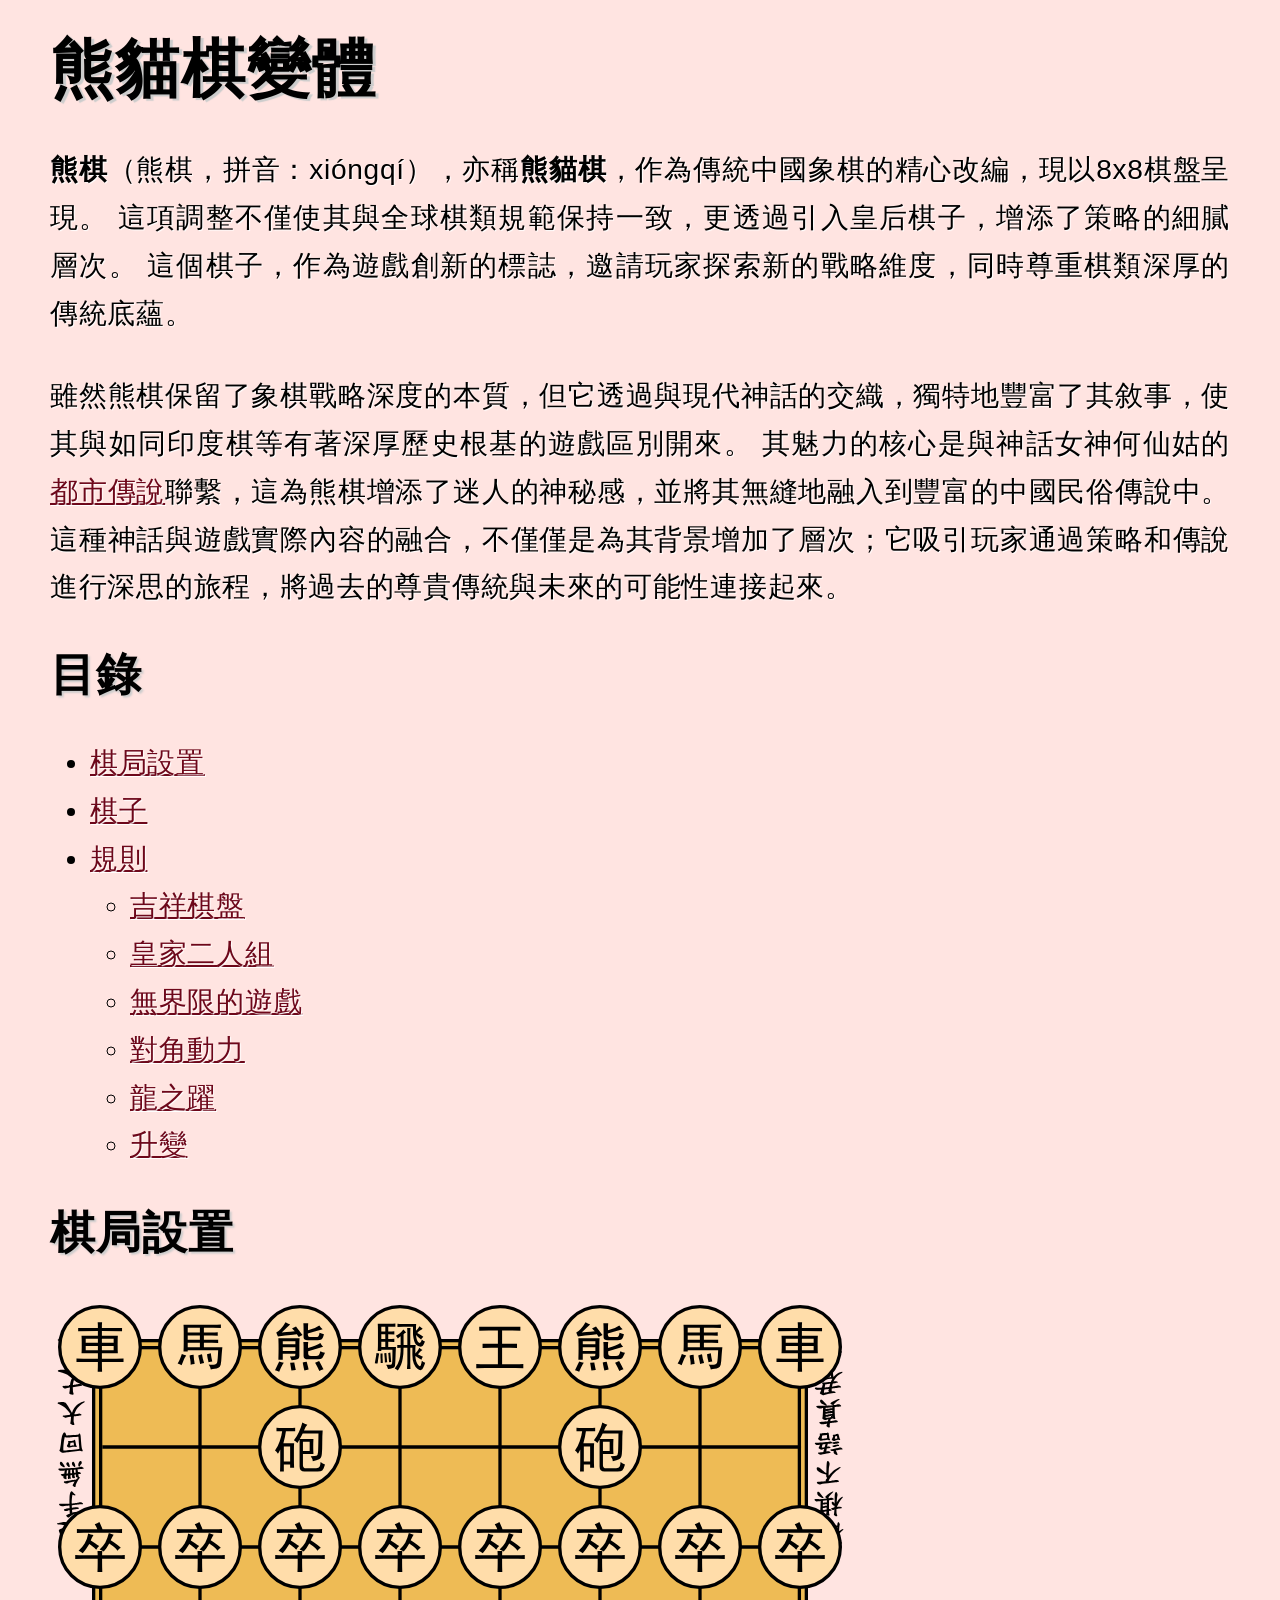
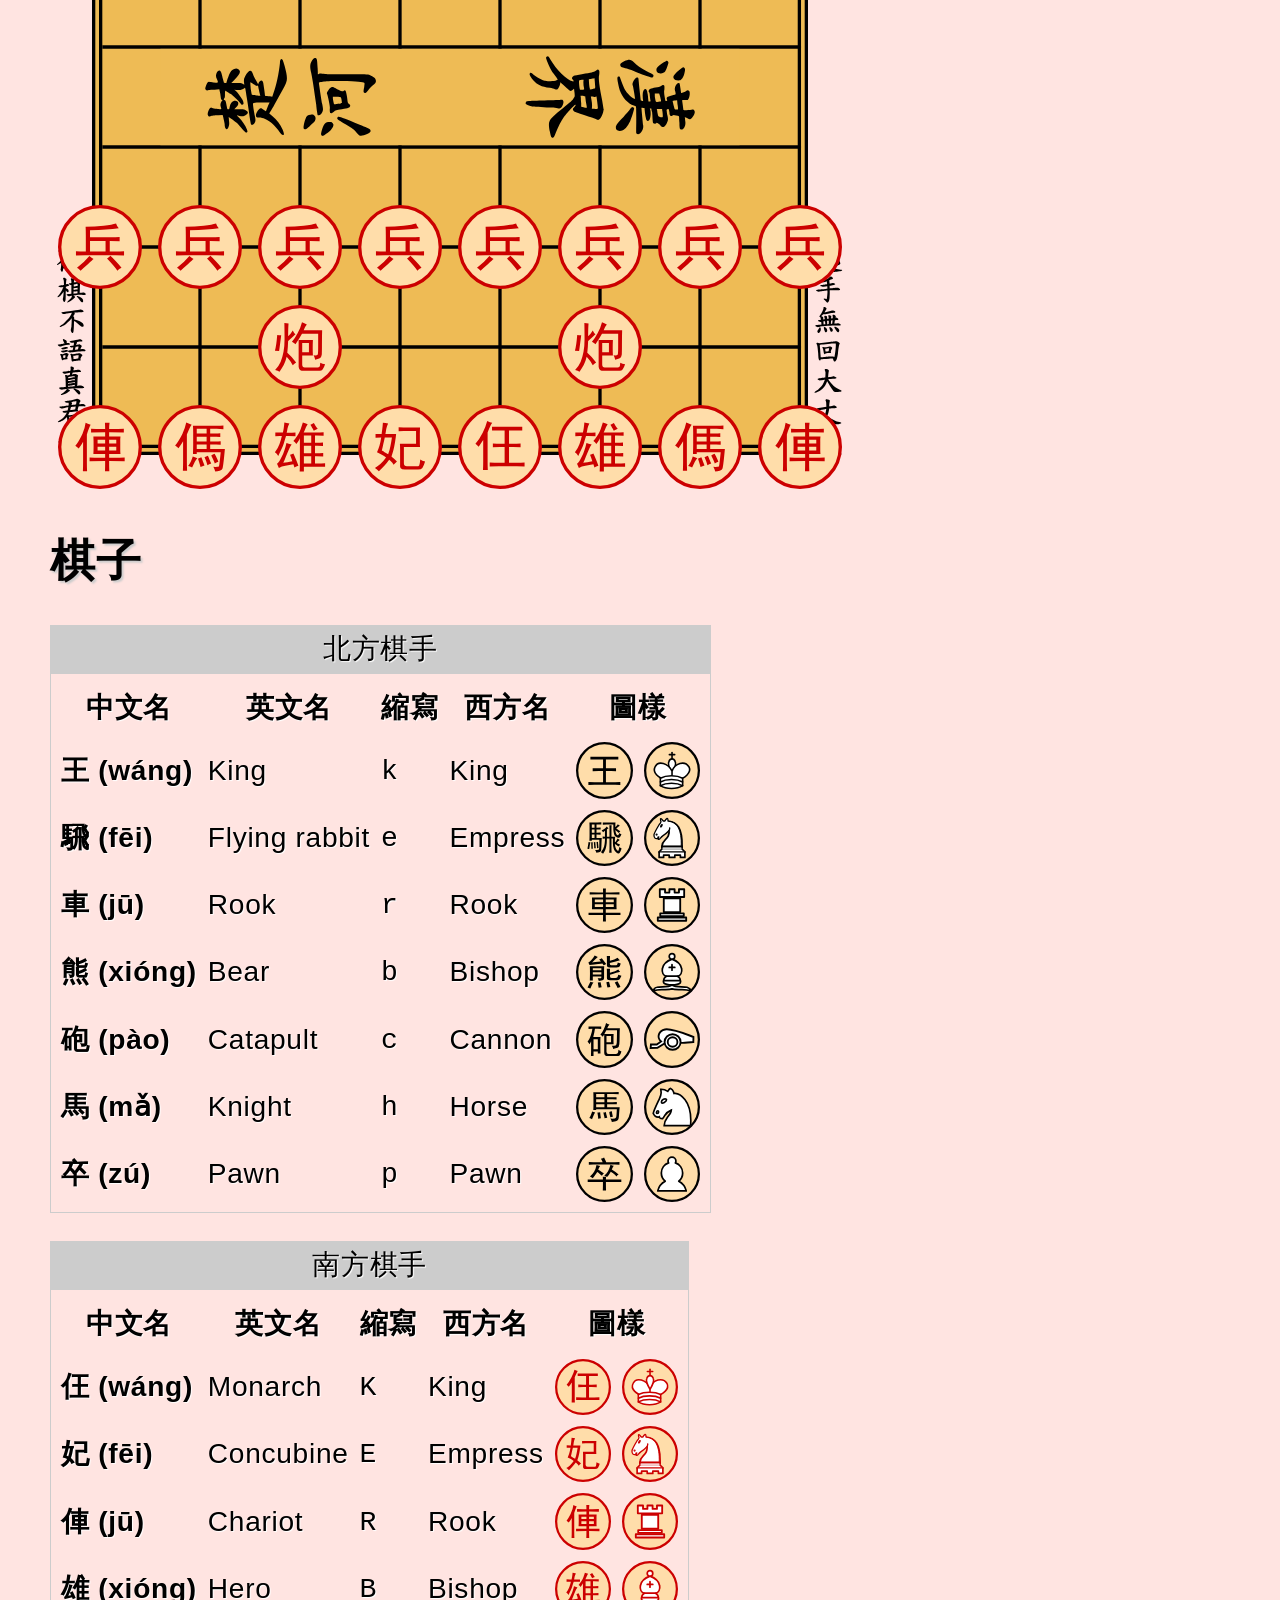
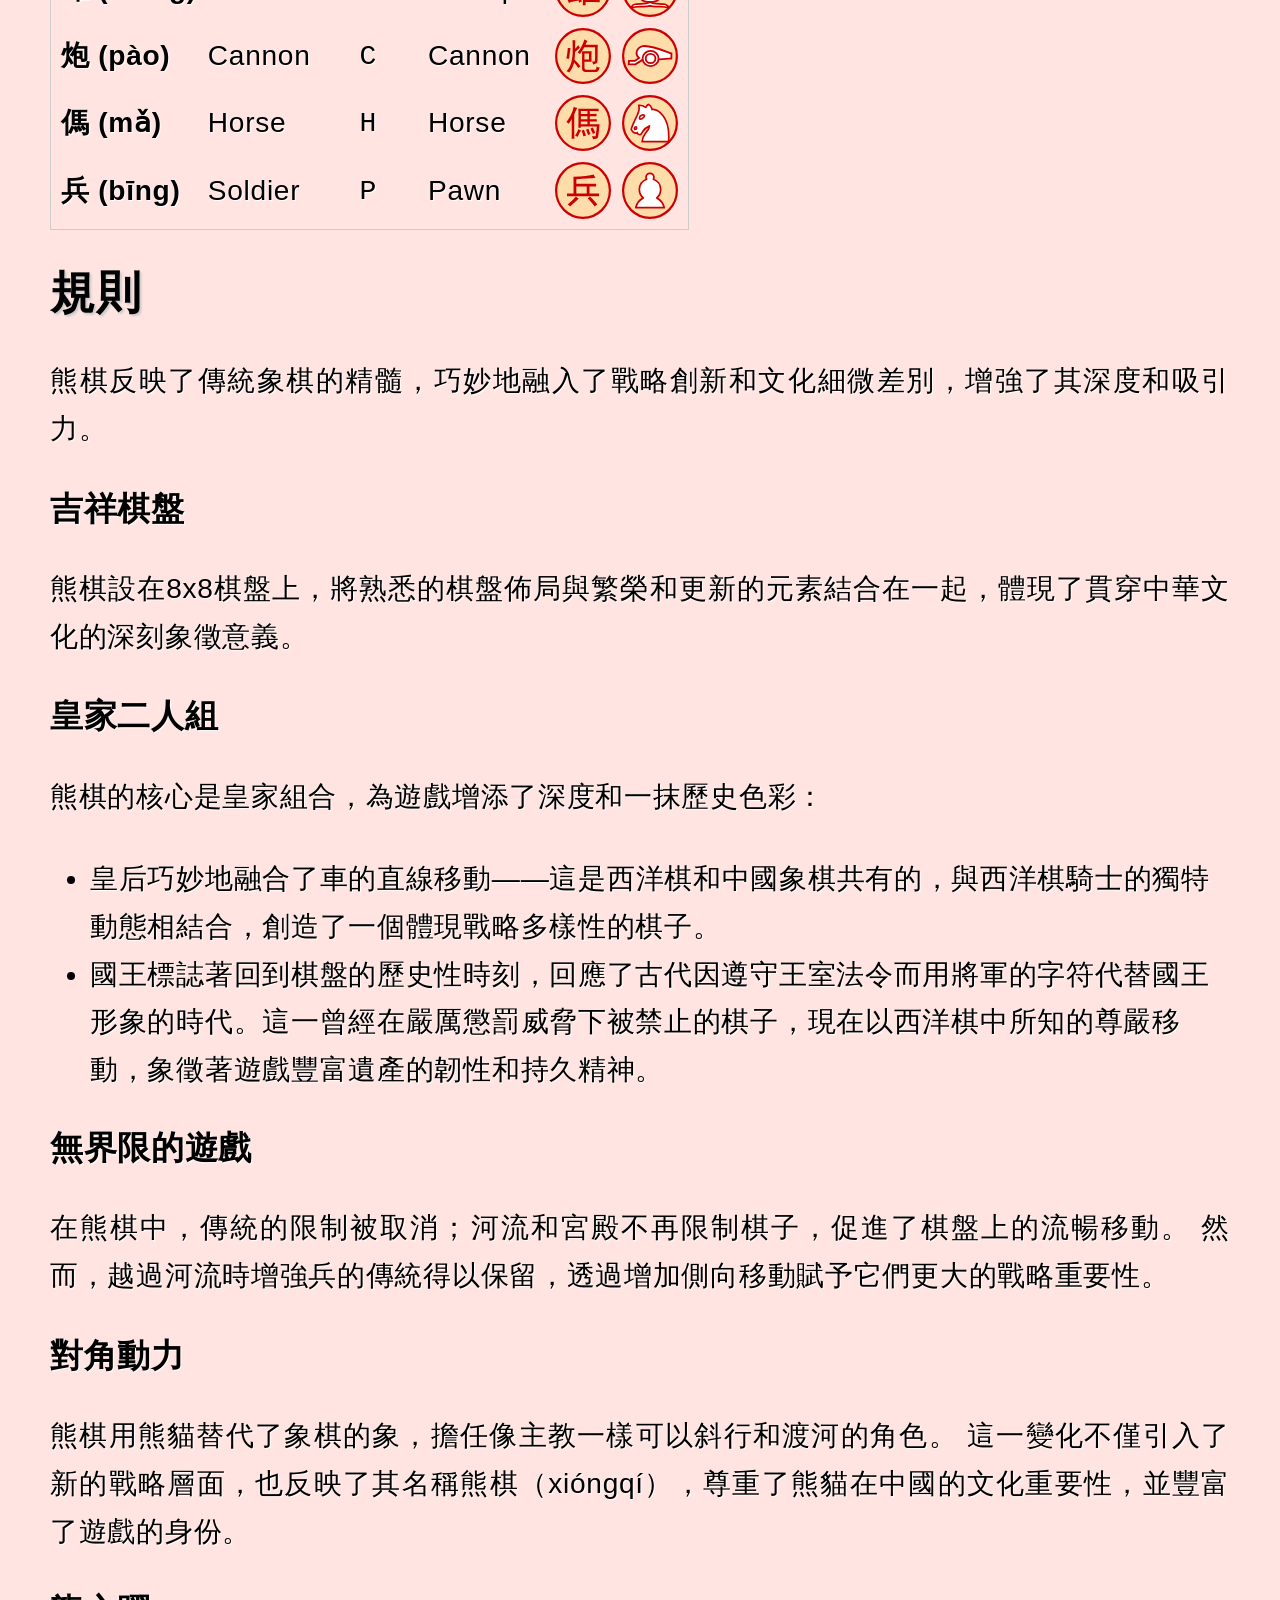
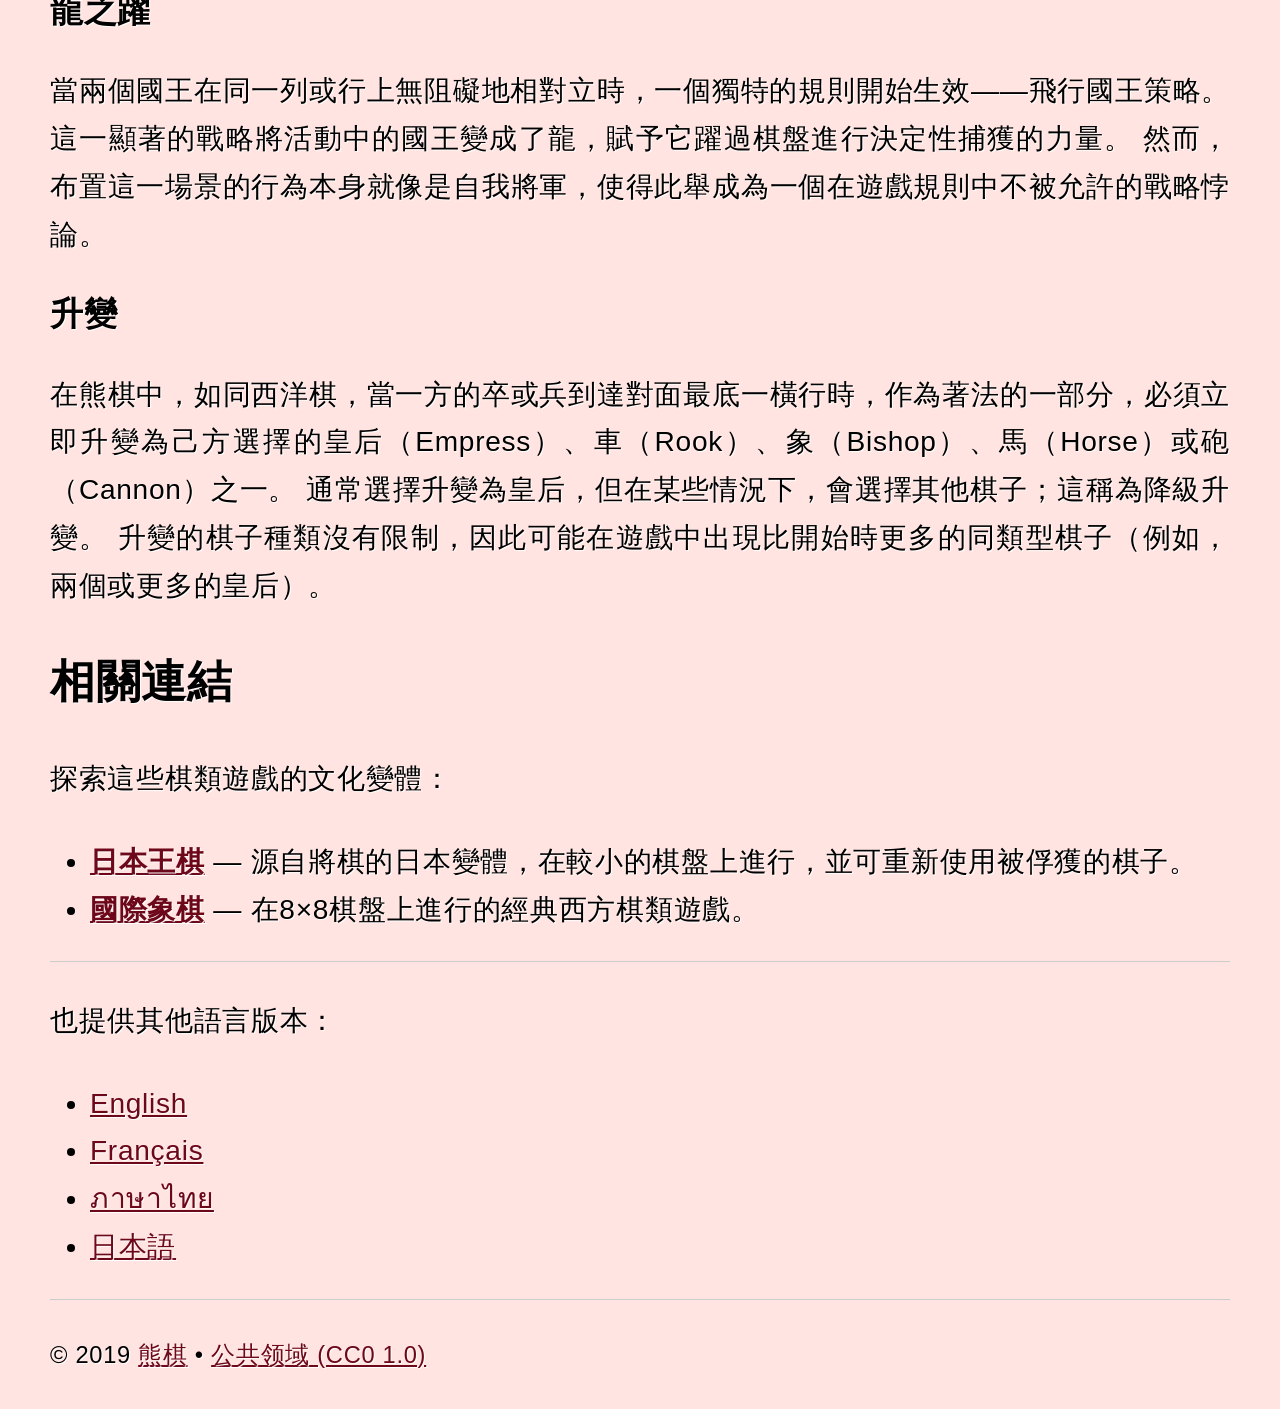
<file: index.html>
<!DOCTYPE html>
<html lang="zh" dir="ltr" itemscope itemtype="https://schema.org/Game">
  <head>
    <title>熊棋</title>

    <meta charset="UTF-8">
    <meta name="viewport" content="width=device-width,initial-scale=1">
    <meta name="robots" content="index, follow">
    <meta name="description" content="一種象棋變體，以熊代替象，採用8x8棋盤，目的是將死國王。">
    <meta name="keywords" content="Xiangqi, 熊棋, ションチー, Xiongqi, rules, Panda Chess, game">

    <meta property="og:title" content="熊棋">
    <meta property="og:type" content="website">
    <meta property="og:url" content="https://zh.xiongqi.page/">
    <meta property="og:image" content="https://zh.xiongqi.page/img/xiongqi-starting-position.webp">

    <meta name="twitter:card" content="summary_large_image">
    <meta name="twitter:title" content="熊棋">
    <meta name="twitter:image" content="https://zh.xiongqi.page/img/xiongqi-starting-position.webp">

    <link rel="canonical" href="https://zh.xiongqi.page/">
    <link rel="icon" type="image/svg+xml" sizes="any" href="favicon.svg">

    <link rel="stylesheet" href="css/props.css" type="text/css" media="all">
    <link rel="stylesheet" href="css/all.css" type="text/css" media="all">
    <link rel="stylesheet" href="css/print.css" type="text/css" media="print">
    <link rel="stylesheet" href="css/screen.css" type="text/css" media="screen">

    <link rel="alternate" hreflang="en" href="https://en.xiongqi.page/">
    <link rel="alternate" hreflang="zh" href="https://zh.xiongqi.page/">
    <link rel="alternate" hreflang="fr" href="https://fr.xiongqi.page/">
    <link rel="alternate" hreflang="ja" href="https://ja.xiongqi.page/">
    <link rel="alternate" hreflang="th" href="https://th.xiongqi.page/">
    <link rel="alternate" hreflang="x-default" href="https://xiongqi.page/">

    <link rel="canonical" href="https://zh.xiongqi.page/">

    <script type="application/ld+json">
      {
        "@context": "https://schema.org",
        "@type": "Game",
        "name": "熊棋",
        "alternateName": ["熊猫棋", "Xiongqi", "Panda Chess"],
        "description": "熊棋是一種象棋變體，以熊代替象，採用8x8棋盤，目的是將死國王。遊戲由兩名玩家進行，並引入了"皇后"棋子，結合了車和馬的移動方式。",
        "keywords": "Xiangqi, 熊棋, ションチー, Xiongqi, 規則, 熊猫棋, 遊戲, 中國象棋, 變體, 棋盤遊戲",
        "image": "https://zh.xiongqi.page/img/xiongqi-starting-position.webp",
        "url": "https://zh.xiongqi.page/",
        "datePublished": "2019-04-28",
        "dateModified": "2025-03-15",
        "license": "https://creativecommons.org/publicdomain/zero/1.0/",
        "numberOfPlayers": {
          "@type": "QuantitativeValue",
          "minValue": 2,
          "maxValue": 2
        },
        "inLanguage": "zh",
        "sameAs": [
          "https://en.xiongqi.page/",
          "https://fr.xiongqi.page/",
          "https://ja.xiongqi.page/",
          "https://th.xiongqi.page/"
        ],
        "about": {
          "@type": "Thing",
          "name": "棋類遊戲",
          "description": "受傳統中國象棋啟發的變體，在棋盤上進行"
        },
        "isBasedOn": {
          "@type": "Game",
          "name": "象棋",
          "alternateName": "中國象棋"
        },
        "creator": {
          "@type": "Organization",
          "name": "熊棋社區"
        },
        "mainEntityOfPage": {
          "@type": "WebPage",
          "@id": "https://zh.xiongqi.page/"
        },
        "copyrightYear": "2019",
        "copyrightHolder": {
          "@type": "Organization",
          "name": "Xiongqi Community"
        }
      }
    </script>
  </head>

  <body>
    <article>
      <header>
        <h1>熊貓棋變體</h1>

        <p>
          <strong title="熊貓棋">熊棋</strong>（熊棋，拼音：xióngqí），亦稱<strong>熊貓棋</strong>，作為傳統中國象棋的精心改編，現以8x8棋盤呈現。
          這項調整不僅使其與全球棋類規範保持一致，更透過引入<cite>皇后</cite>棋子，增添了策略的細膩層次。
          這個棋子，作為遊戲創新的標誌，邀請玩家探索新的戰略維度，同時尊重棋類深厚的傳統底蘊。
        </p>

        <p>
          雖然熊棋保留了象棋戰略深度的本質，但它透過與現代神話的交織，獨特地豐富了其敘事，使其與如同印度棋等有著深厚歷史根基的遊戲區別開來。
          其魅力的核心是與神話女神何仙姑的<a href="/dushi-chuanshuo/" title="熊棋都市傳說">都市傳說</a>聯繫，這為熊棋增添了迷人的神秘感，並將其無縫地融入到豐富的中國民俗傳說中。
          這種神話與遊戲實際內容的融合，不僅僅是為其背景增加了層次；它吸引玩家通過策略和傳說進行深思的旅程，將過去的尊貴傳統與未來的可能性連接起來。
        </p>
      </header>

      <nav aria-label="目錄">
        <h2>目錄</h2>
        <ul>
          <li><a href="#setup">棋局設置</a></li>
          <li><a href="#pieces">棋子</a></li>
          <li><a href="#rules">規則</a>
            <ul>
              <li><a href="#auspicious-board">吉祥棋盤</a></li>
              <li><a href="#royal-duo">皇家二人組</a></li>
              <li><a href="#borderless-gameplay">無界限的遊戲</a></li>
              <li><a href="#diagonal-dynamos">對角動力</a></li>
              <li><a href="#dragon-s-leap">龍之躍</a></li>
              <li><a href="#pawn-ascension">升變</a></li>
            </ul>
          </li>
        </ul>
      </nav>

      <section id="setup">
        <h2>棋局設置</h2>

        <table class="squares">
          <tbody>
            <tr class="rank">
              <td class="square" data-coordinate="a8"><img class="piece" draggable="true" data-code="x:r" data-variant="xiongqi" data-side="north" src="img/variant/xiongqi/north/eastern/rook.svg" alt="車"></td>
              <td class="square" data-coordinate="b8"><img class="piece" draggable="true" data-code="x:h" data-variant="xiongqi" data-side="north" src="img/variant/xiongqi/north/eastern/horse.svg" alt="馬"></td>
              <td class="square" data-coordinate="c8"><img class="piece" draggable="true" data-code="x:b" data-variant="xiongqi" data-side="north" src="img/variant/xiongqi/north/eastern/bishop.svg" alt="熊"></td>
              <td class="square" data-coordinate="d8"><img class="piece" draggable="true" data-code="x:e" data-variant="xiongqi" data-side="north" src="img/variant/xiongqi/north/eastern/empress.svg" alt="皇后"></td>
              <td class="square" data-coordinate="e8"><img class="piece" draggable="true" data-code="x:k^" data-variant="xiongqi" data-side="north" src="img/variant/xiongqi/north/eastern/king.svg" alt="王"></td>
              <td class="square" data-coordinate="f8"><img class="piece" draggable="true" data-code="x:b" data-variant="xiongqi" data-side="north" src="img/variant/xiongqi/north/eastern/bishop.svg" alt="熊"></td>
              <td class="square" data-coordinate="g8"><img class="piece" draggable="true" data-code="x:h" data-variant="xiongqi" data-side="north" src="img/variant/xiongqi/north/eastern/horse.svg" alt="馬"></td>
              <td class="square" data-coordinate="h8"><img class="piece" draggable="true" data-code="x:r" data-variant="xiongqi" data-side="north" src="img/variant/xiongqi/north/eastern/rook.svg" alt="車"></td>
            </tr>

            <tr class="rank">
              <td class="square" data-coordinate="a7"></td>
              <td class="square" data-coordinate="b7"></td>
              <td class="square" data-coordinate="c7"><img class="piece" draggable="true" data-code="x:c" data-variant="xiongqi" data-side="north" src="img/variant/xiongqi/north/eastern/cannon.svg" alt="砲"></td>
              <td class="square" data-coordinate="d7"></td>
              <td class="square" data-coordinate="e7"></td>
              <td class="square" data-coordinate="f7"><img class="piece" draggable="true" data-code="x:c" data-variant="xiongqi" data-side="north" src="img/variant/xiongqi/north/eastern/cannon.svg" alt="砲"></td>
              <td class="square" data-coordinate="g7"></td>
              <td class="square" data-coordinate="h7"></td>
            </tr>

            <tr class="rank">
              <td class="square" data-coordinate="a6"><img class="piece" draggable="true" data-code="x:p" data-variant="xiongqi" data-side="north" src="img/variant/xiongqi/north/eastern/pawn.svg" alt="卒"></td>
              <td class="square" data-coordinate="b6"><img class="piece" draggable="true" data-code="x:p" data-variant="xiongqi" data-side="north" src="img/variant/xiongqi/north/eastern/pawn.svg" alt="卒"></td>
              <td class="square" data-coordinate="c6"><img class="piece" draggable="true" data-code="x:p" data-variant="xiongqi" data-side="north" src="img/variant/xiongqi/north/eastern/pawn.svg" alt="卒"></td>
              <td class="square" data-coordinate="d6"><img class="piece" draggable="true" data-code="x:p" data-variant="xiongqi" data-side="north" src="img/variant/xiongqi/north/eastern/pawn.svg" alt="卒"></td>
              <td class="square" data-coordinate="e6"><img class="piece" draggable="true" data-code="x:p" data-variant="xiongqi" data-side="north" src="img/variant/xiongqi/north/eastern/pawn.svg" alt="卒"></td>
              <td class="square" data-coordinate="f6"><img class="piece" draggable="true" data-code="x:p" data-variant="xiongqi" data-side="north" src="img/variant/xiongqi/north/eastern/pawn.svg" alt="卒"></td>
              <td class="square" data-coordinate="g6"><img class="piece" draggable="true" data-code="x:p" data-variant="xiongqi" data-side="north" src="img/variant/xiongqi/north/eastern/pawn.svg" alt="卒"></td>
              <td class="square" data-coordinate="h6"><img class="piece" draggable="true" data-code="x:p" data-variant="xiongqi" data-side="north" src="img/variant/xiongqi/north/eastern/pawn.svg" alt="卒"></td>
            </tr>

            <tr class="rank">
              <td class="square" data-coordinate="a5"></td>
              <td class="square" data-coordinate="b5"></td>
              <td class="square" data-coordinate="c5"></td>
              <td class="square" data-coordinate="d5"></td>
              <td class="square" data-coordinate="e5"></td>
              <td class="square" data-coordinate="f5"></td>
              <td class="square" data-coordinate="g5"></td>
              <td class="square" data-coordinate="h5"></td>
            </tr>

            <tr class="rank">
              <td class="square" data-coordinate="a4"></td>
              <td class="square" data-coordinate="b4"></td>
              <td class="square" data-coordinate="c4"></td>
              <td class="square" data-coordinate="d4"></td>
              <td class="square" data-coordinate="e4"></td>
              <td class="square" data-coordinate="f4"></td>
              <td class="square" data-coordinate="g4"></td>
              <td class="square" data-coordinate="h4"></td>
            </tr>

            <tr class="rank">
              <td class="square" data-coordinate="a3"><img class="piece" draggable="true" data-code="X:P" data-variant="xiongqi" data-side="south" src="img/variant/xiongqi/south/eastern/pawn.svg" alt="兵"></td>
              <td class="square" data-coordinate="b3"><img class="piece" draggable="true" data-code="X:P" data-variant="xiongqi" data-side="south" src="img/variant/xiongqi/south/eastern/pawn.svg" alt="兵"></td>
              <td class="square" data-coordinate="c3"><img class="piece" draggable="true" data-code="X:P" data-variant="xiongqi" data-side="south" src="img/variant/xiongqi/south/eastern/pawn.svg" alt="兵"></td>
              <td class="square" data-coordinate="d3"><img class="piece" draggable="true" data-code="X:P" data-variant="xiongqi" data-side="south" src="img/variant/xiongqi/south/eastern/pawn.svg" alt="兵"></td>
              <td class="square" data-coordinate="e3"><img class="piece" draggable="true" data-code="X:P" data-variant="xiongqi" data-side="south" src="img/variant/xiongqi/south/eastern/pawn.svg" alt="兵"></td>
              <td class="square" data-coordinate="f3"><img class="piece" draggable="true" data-code="X:P" data-variant="xiongqi" data-side="south" src="img/variant/xiongqi/south/eastern/pawn.svg" alt="兵"></td>
              <td class="square" data-coordinate="g3"><img class="piece" draggable="true" data-code="X:P" data-variant="xiongqi" data-side="south" src="img/variant/xiongqi/south/eastern/pawn.svg" alt="兵"></td>
              <td class="square" data-coordinate="h3"><img class="piece" draggable="true" data-code="X:P" data-variant="xiongqi" data-side="south" src="img/variant/xiongqi/south/eastern/pawn.svg" alt="兵"></td>
            </tr>

            <tr class="rank">
              <td class="square" data-coordinate="a2"></td>
              <td class="square" data-coordinate="b2"></td>
              <td class="square" data-coordinate="c2"><img class="piece" draggable="true" data-code="X:C" data-variant="xiongqi" data-side="south" src="img/variant/xiongqi/south/eastern/cannon.svg" alt="炮"></td>
              <td class="square" data-coordinate="d2"></td>
              <td class="square" data-coordinate="e2"></td>
              <td class="square" data-coordinate="f2"><img class="piece" draggable="true" data-code="X:C" data-variant="xiongqi" data-side="south" src="img/variant/xiongqi/south/eastern/cannon.svg" alt="炮"></td>
              <td class="square" data-coordinate="g2"></td>
              <td class="square" data-coordinate="h2"></td>
            </tr>

            <tr class="rank">
              <td class="square" data-coordinate="a1"><img class="piece" draggable="true" data-code="X:R" data-variant="xiongqi" data-side="south" src="img/variant/xiongqi/south/eastern/rook.svg" alt="俥"></td>
              <td class="square" data-coordinate="b1"><img class="piece" draggable="true" data-code="X:H" data-variant="xiongqi" data-side="south" src="img/variant/xiongqi/south/eastern/horse.svg" alt="傌"></td>
              <td class="square" data-coordinate="c1"><img class="piece" draggable="true" data-code="X:B" data-variant="xiongqi" data-side="south" src="img/variant/xiongqi/south/eastern/bishop.svg" alt="雄"></td>
              <td class="square" data-coordinate="d1"><img class="piece" draggable="true" data-code="X:E" data-variant="xiongqi" data-side="south" src="img/variant/xiongqi/south/eastern/empress.svg" alt="妃"></td>
              <td class="square" data-coordinate="e1"><img class="piece" draggable="true" data-code="X:K^" data-variant="xiongqi" data-side="south" src="img/variant/xiongqi/south/eastern/king.svg" alt="仼"></td>
              <td class="square" data-coordinate="f1"><img class="piece" draggable="true" data-code="X:B" data-variant="xiongqi" data-side="south" src="img/variant/xiongqi/south/eastern/bishop.svg" alt="雄"></td>
              <td class="square" data-coordinate="g1"><img class="piece" draggable="true" data-code="X:H" data-variant="xiongqi" data-side="south" src="img/variant/xiongqi/south/eastern/horse.svg" alt="傌"></td>
              <td class="square" data-coordinate="h1"><img class="piece" draggable="true" data-code="X:R" data-variant="xiongqi" data-side="south" src="img/variant/xiongqi/south/eastern/rook.svg" alt="俥"></td>
            </tr>
          </tbody>
        </table>
      </section>

      <section id="pieces">
        <h2>棋子</h2>

        <table class="pieces">
          <caption>
            北方棋手
          </caption>

          <thead>
            <tr>
              <th>中文名</th>
              <th>英文名</th>
              <th>縮寫</th>
              <th>西方名</th>
              <th colspan="2" rowspan="1">圖樣</th>
            </tr>
          </thead>

          <tbody>
            <tr>
              <th>王 (wáng)</th>
              <td>King</td>
              <td><code>k</code></td>
              <td>King</td>
              <td><img class="piece" src="img/variant/xiongqi/north/eastern/king.svg" alt="Eastern King"></td>
              <td><img class="piece" src="img/variant/xiongqi/north/western/king.svg" alt="Western King"></td>
            </tr>
            <tr>
              <th>騛 (fēi)</th>
              <td>Flying rabbit</td>
              <td><code>e</code></td>
              <td>Empress</td>
              <td><img class="piece" src="img/variant/xiongqi/north/eastern/empress.svg" alt="Eastern Empress"></td>
              <td><img class="piece" src="img/variant/xiongqi/north/western/empress.svg" alt="Western Empress"></td>
            </tr>
            <tr>
              <th>車 (jū)</th>
              <td>Rook</td>
              <td><code>r</code></td>
              <td>Rook</td>
              <td><img class="piece" src="img/variant/xiongqi/north/eastern/rook.svg" alt="Eastern Rook"></td>
              <td><img class="piece" src="img/variant/xiongqi/north/western/rook.svg" alt="Western Rook"></td>
            </tr>
            <tr>
              <th>熊 (xióng)</th>
              <td>Bear</td>
              <td><code>b</code></td>
              <td>Bishop</td>
              <td><img class="piece" src="img/variant/xiongqi/north/eastern/bishop.svg" alt="Eastern Bishop"></td>
              <td><img class="piece" src="img/variant/xiongqi/north/western/bishop.svg" alt="Western Bishop"></td>
            </tr>
            <tr>
              <th>砲 (pào)</th>
              <td>Catapult</td>
              <td><code>c</code></td>
              <td>Cannon</td>
              <td><img class="piece" src="img/variant/xiongqi/north/eastern/cannon.svg" alt="Eastern Cannon"></td>
              <td><img class="piece" src="img/variant/xiongqi/north/western/cannon.svg" alt="Western Cannon"></td>
            </tr>
            <tr>
              <th>馬 (mǎ)</th>
              <td>Knight</td>
              <td><code>h</code></td>
              <td>Horse</td>
              <td><img class="piece" src="img/variant/xiongqi/north/eastern/horse.svg" alt="Eastern Horse"></td>
              <td><img class="piece" src="img/variant/xiongqi/north/western/horse.svg" alt="Western Horse"></td>
            </tr>
            <tr>
              <th>卒 (zú)</th>
              <td>Pawn</td>
              <td><code>p</code></td>
              <td>Pawn</td>
              <td><img class="piece" src="img/variant/xiongqi/north/eastern/pawn.svg" alt="Eastern Pawn"></td>
              <td><img class="piece" src="img/variant/xiongqi/north/western/pawn.svg" alt="Western Pawn"></td>
            </tr>
          </tbody>
        </table>

        <table class="pieces">
          <caption>
            南方棋手
          </caption>

          <thead>
            <tr>
              <th>中文名</th>
              <th>英文名</th>
              <th>縮寫</th>
              <th>西方名</th>
              <th colspan="2" rowspan="1">圖樣</th>
            </tr>
          </thead>

          <tbody>
            <tr>
              <th>仼 (wáng)</th>
              <td>Monarch</td>
              <td><code>K</code></td>
              <td>King</td>
              <td><img class="piece" src="img/variant/xiongqi/south/eastern/king.svg" alt="Eastern King"></td>
              <td><img class="piece" src="img/variant/xiongqi/south/western/king.svg" alt="Western King"></td>
            </tr>
            <tr>
              <th>妃 (fēi)</th>
              <td>Concubine</td>
              <td><code>E</code></td>
              <td>Empress</td>
              <td><img class="piece" src="img/variant/xiongqi/south/eastern/empress.svg" alt="Eastern Empress"></td>
              <td><img class="piece" src="img/variant/xiongqi/south/western/empress.svg" alt="Western Empress"></td>
            </tr>
            <tr>
              <th>俥 (jū)</th>
              <td>Chariot</td>
              <td><code>R</code></td>
              <td>Rook</td>
              <td><img class="piece" src="img/variant/xiongqi/south/eastern/rook.svg" alt="Eastern Rook"></td>
              <td><img class="piece" src="img/variant/xiongqi/south/western/rook.svg" alt="Western Rook"></td>
            </tr>
            <tr>
              <th>雄 (xióng)</th>
              <td>Hero</td>
              <td><code>B</code></td>
              <td>Bishop</td>
              <td><img class="piece" src="img/variant/xiongqi/south/eastern/bishop.svg" alt="Eastern Bishop"></td>
              <td><img class="piece" src="img/variant/xiongqi/south/western/bishop.svg" alt="Western Bishop"></td>
            </tr>
            <tr>
              <th>炮 (pào)</th>
              <td>Cannon</td>
              <td><code>C</code></td>
              <td>Cannon</td>
              <td><img class="piece" src="img/variant/xiongqi/south/eastern/cannon.svg" alt="Eastern Cannon"></td>
              <td><img class="piece" src="img/variant/xiongqi/south/western/cannon.svg" alt="Western Cannon"></td>
            </tr>
            <tr>
              <th>傌 (mǎ)</th>
              <td>Horse</td>
              <td><code>H</code></td>
              <td>Horse</td>
              <td><img class="piece" src="img/variant/xiongqi/south/eastern/horse.svg" alt="Eastern Horse"></td>
              <td><img class="piece" src="img/variant/xiongqi/south/western/horse.svg" alt="Western Horse"></td>
            </tr>
            <tr>
              <th>兵 (bīng)</th>
              <td>Soldier</td>
              <td><code>P</code></td>
              <td>Pawn</td>
              <td><img class="piece" src="img/variant/xiongqi/south/eastern/pawn.svg" alt="Eastern Soldier"></td>
              <td><img class="piece" src="img/variant/xiongqi/south/western/pawn.svg" alt="Western Soldier"></td>
            </tr>
          </tbody>
        </table>
      </section>

      <section id="rules">
        <h2>規則</h2>

        <p>
          熊棋反映了傳統象棋的精髓，巧妙地融入了戰略創新和文化細微差別，增強了其深度和吸引力。
        </p>
      </section>

      <section id="auspicious-board">
        <h3>吉祥棋盤</h3>

        <p>
          熊棋設在8x8棋盤上，將熟悉的棋盤佈局與繁榮和更新的元素結合在一起，體現了貫穿中華文化的深刻象徵意義。
        </p>
      </section>

      <section id="royal-duo">
        <h3>皇家二人組</h3>

        <p>
          熊棋的核心是皇家組合，為遊戲增添了深度和一抹歷史色彩：
        </p>

        <ul>
          <li>皇后巧妙地融合了車的直線移動——這是西洋棋和中國象棋共有的，與西洋棋騎士的獨特動態相結合，創造了一個體現戰略多樣性的棋子。</li>
          <li>國王標誌著回到棋盤的歷史性時刻，回應了古代因遵守王室法令而用將軍的字符代替國王形象的時代。這一曾經在嚴厲懲罰威脅下被禁止的棋子，現在以西洋棋中所知的尊嚴移動，象徵著遊戲豐富遺產的韌性和持久精神。</li>
        </ul>
      </section>

      <section id="borderless-gameplay">
        <h3>無界限的遊戲</h3>

        <p>
          在熊棋中，傳統的限制被取消；河流和宮殿不再限制棋子，促進了棋盤上的流暢移動。
          然而，越過河流時增強兵的傳統得以保留，透過增加側向移動賦予它們更大的戰略重要性。
        </p>
      </section>

      <section id="diagonal-dynamos">
        <h3>對角動力</h3>

        <p>
          熊棋用熊貓替代了象棋的象，擔任像主教一樣可以斜行和渡河的角色。
          這一變化不僅引入了新的戰略層面，也反映了其名稱熊棋（xióngqí），尊重了熊貓在中國的文化重要性，並豐富了遊戲的身份。
        </p>
      </section>

      <section id="dragon-s-leap">
        <h3>龍之躍</h3>

        <p>
          當兩個國王在同一列或行上無阻礙地相對立時，一個獨特的規則開始生效——飛行國王策略。
          這一顯著的戰略將活動中的國王變成了龍，賦予它躍過棋盤進行決定性捕獲的力量。
          然而，布置這一場景的行為本身就像是自我將軍，使得此舉成為一個在遊戲規則中不被允許的戰略悖論。
        </p>
      </section>

      <section id="pawn-ascension">
        <h3>升變</h3>

        <p>
          在熊棋中，如同西洋棋，當一方的卒或兵到達對面最底一橫行時，作為著法的一部分，必須立即升變為己方選擇的皇后（Empress）、車（Rook）、象（Bishop）、馬（Horse）或砲（Cannon）之一。
          通常選擇升變為皇后，但在某些情況下，會選擇其他棋子；這稱為降級升變。
          升變的棋子種類沒有限制，因此可能在遊戲中出現比開始時更多的同類型棋子（例如，兩個或更多的皇后）。
        </p>
      </section>
    </article>

    <aside>
      <h2>相關連結</h2>
      <p>探索這些棋類遊戲的文化變體：</p>

      <ul>
        <li>
          <strong><a href="https://zh.ogi.page/">日本王棋</a></strong> — 源自將棋的日本變體，在較小的棋盤上進行，並可重新使用被俘獲的棋子。
        </li>
        <li>
          <strong><a href="https://zh.chess.page/">國際象棋</a></strong> — 在8×8棋盤上進行的經典西方棋類遊戲。
        </li>
      </ul>
    </aside>

    <nav aria-label="語言選擇">
      <p>也提供其他語言版本：</p>

      <ul>
        <li><a title="切換到英語" href="https://en.xiongqi.page/" lang="en">English</a></li>
        <li><a title="切換到法語" href="https://fr.xiongqi.page/" lang="fr">Français</a></li>
        <li><a title="切換到泰語" href="https://th.xiongqi.page/" lang="th">ภาษาไทย</a></li>
        <li><a title="切換到日語" href="https://ja.xiongqi.page/" lang="ja">日本語</a></li>
      </ul>
    </nav>

    <footer>
      <p>
        © 2019 <a href="https://xiongqi.page/">熊棋</a> •
        <a href="https://creativecommons.org/publicdomain/zero/1.0/deed.zh" rel="license">
          公共领域 (CC0 1.0)
        </a>
      </p>
    </footer>

    <script type="module">
      import { initializeGame } from './js/game.js';
      initializeGame();
    </script>
  </body>
</html>
</file>
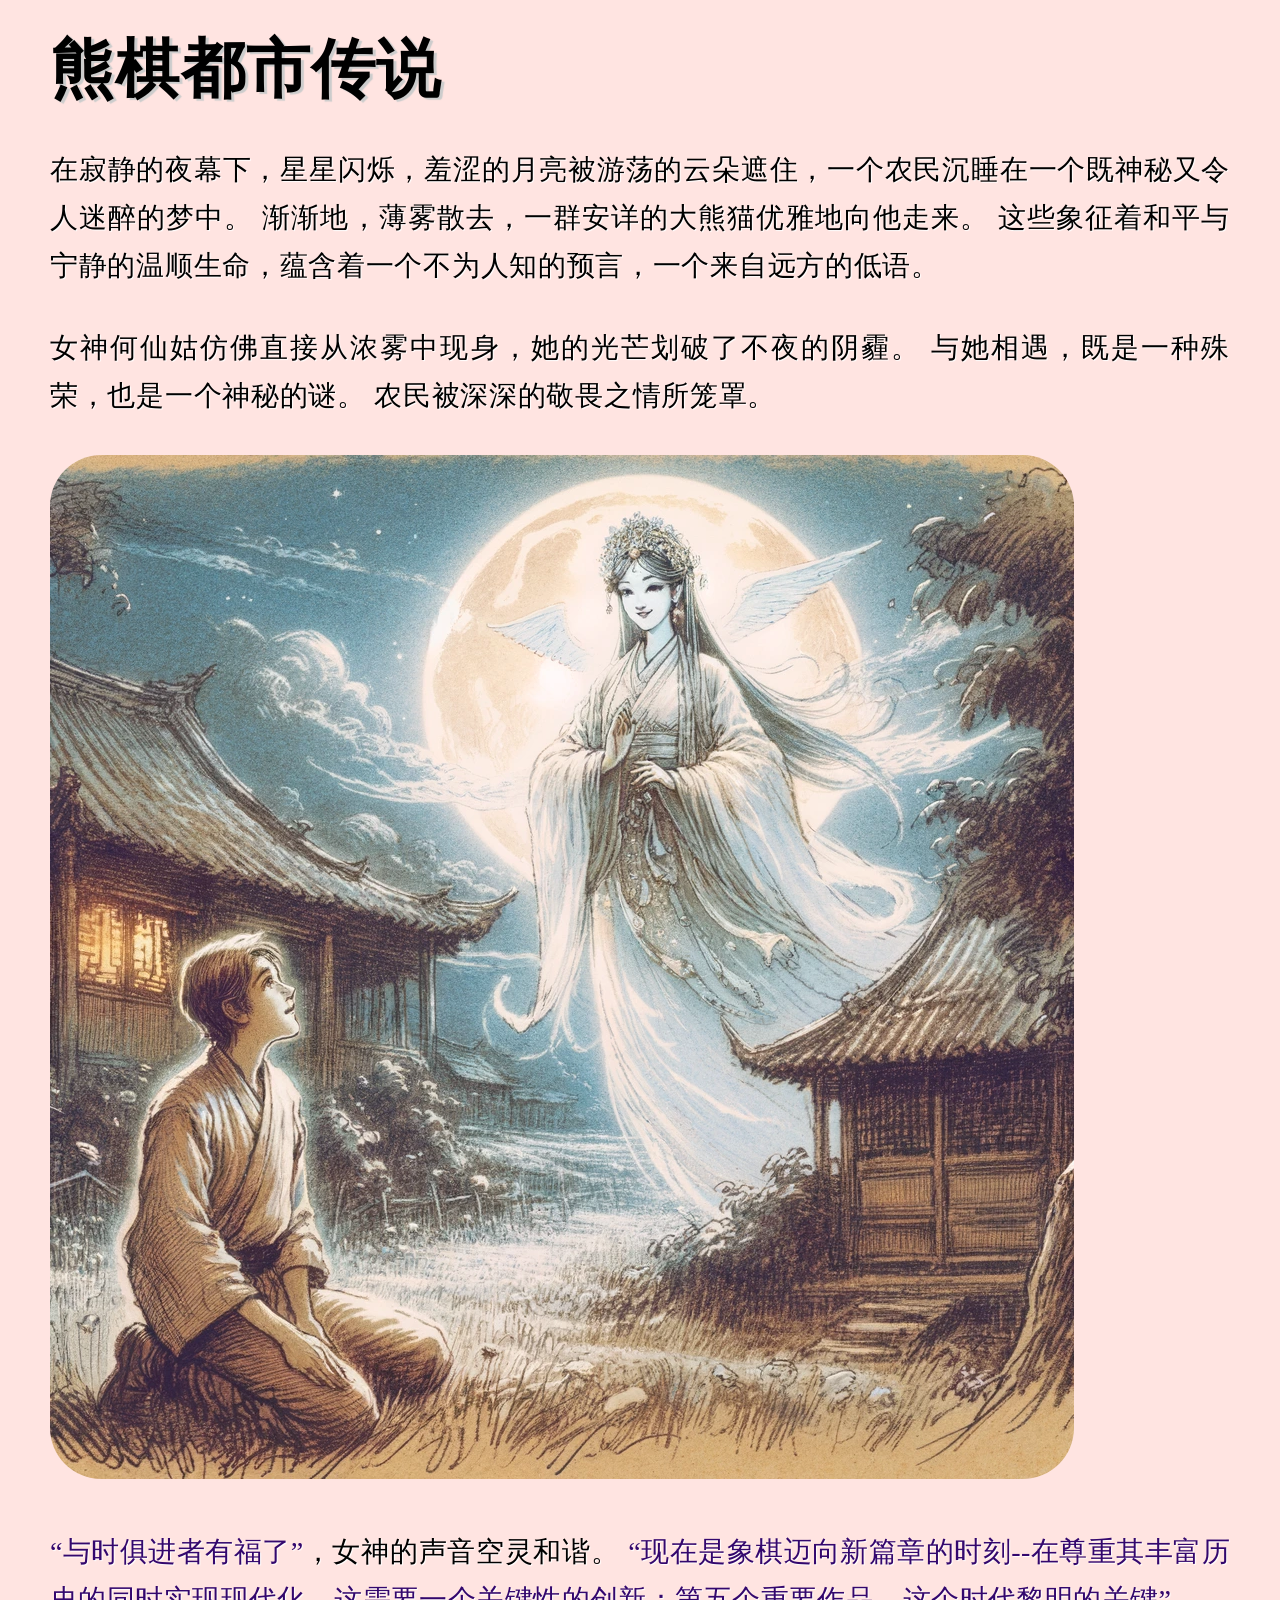
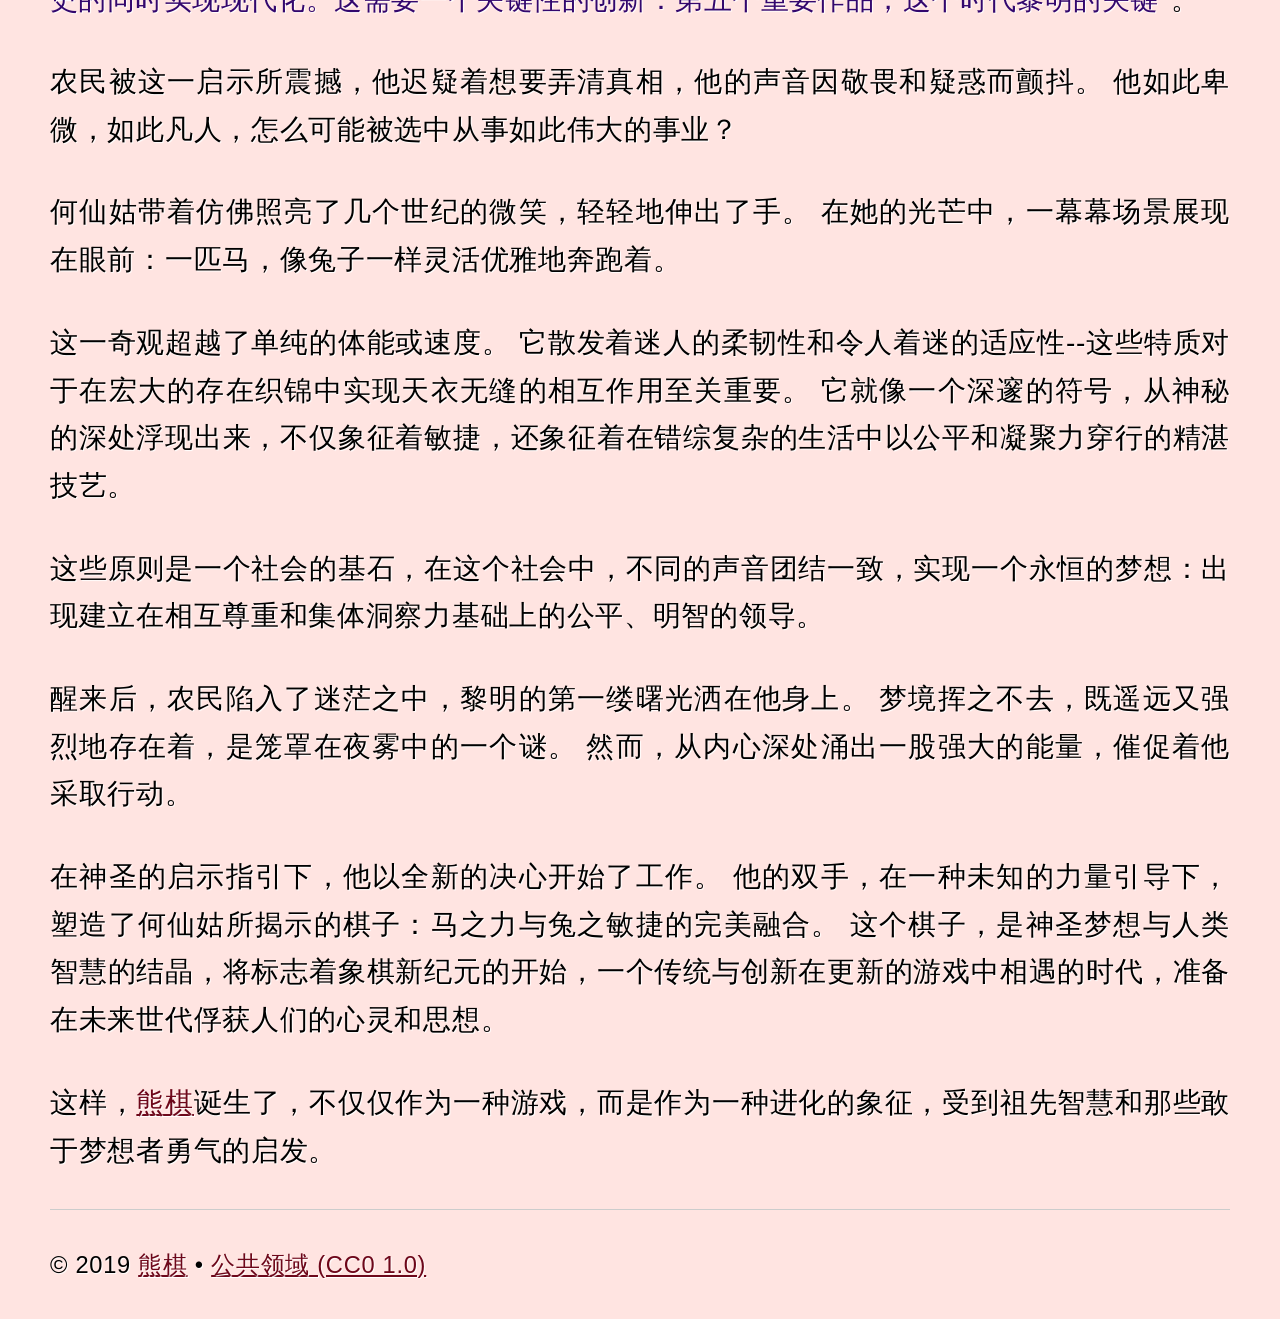
<file: dushi-chuanshuo/index.html>
<!DOCTYPE html>
<html lang="zh" dir="ltr" itemscope itemtype="https://schema.org/Article">
  <head>
    <title>熊棋 - 都市传说</title>

    <meta charset="UTF-8">
    <meta name="viewport" content="width=device-width,initial-scale=1">
    <meta name="description" content="一位农民梦见熊猫与何仙姑女神，预示着熊棋的诞生，这个变革性的中国象棋变体将传统与创新完美融合。">
    <meta name="keywords" content="中国神话, 八仙, 何仙姑, 熊棋, 熊猫棋, 传说">
    <meta name="robots" content="index, follow">
    <meta property="og:title" content="熊棋 - 都市传说">
    <meta property="og:type" content="article">
    <meta property="og:url" content="https://zh.xiongqi.page/dushi-chuanshuo/">
    <meta property="og:image" content="https://zh.xiongqi.page/dushi-chuanshuo/img/he-xiangu-large.webp">
    <meta name="twitter:card" content="summary_large_image">
    <meta name="twitter:title" content="熊棋 - 都市传说">
    <meta name="twitter:image" content="https://zh.xiongqi.page/dushi-chuanshuo/img/he-xiangu-large.webp">

    <link rel="alternate" hreflang="en" href="https://en.xiongqi.page/urban-legend/">
    <link rel="alternate" hreflang="fr" href="https://fr.xiongqi.page/legende-urbaine/">
    <link rel="alternate" hreflang="ja" href="https://ja.xiongqi.page/toshi-densetsu/">
    <link rel="alternate" hreflang="th" href="https://th.xiongqi.page/tamnan-mueang/">
    <link rel="alternate" hreflang="zh" href="https://zh.xiongqi.page/dushi-chuanshuo/">
    <link rel="alternate" hreflang="x-default" href="https://xiongqi.page/">

    <link rel="canonical" href="https://zh.xiongqi.page/dushi-chuanshuo/">

    <link rel="icon" type="image/svg+xml" sizes="any" href="../favicon.svg">

    <link rel="stylesheet" href="../css/props.css" type="text/css" media="all">
    <link rel="stylesheet" href="../css/all.css" type="text/css" media="all">
    <link rel="stylesheet" href="../css/print.css" type="text/css" media="print">
    <link rel="stylesheet" href="../css/screen.css" type="text/css" media="screen">

    <script type="application/ld+json">
      {
        "@context": "https://schema.org",
        "@type": "Article",
        "name": "熊棋 - 都市传说",
        "headline": "熊棋的神话起源 - 与何仙姑的梦中邂逅",
        "image": "https://zh.xiongqi.page/dushi-chuanshuo/img/he-xiangu-large.webp",
        "url": "https://zh.xiongqi.page/dushi-chuanshuo/",
        "description": "一位农民梦见熊猫与何仙姑女神，预示着熊棋的诞生，这个变革性的中国象棋变体将传统与创新完美融合。",
        "publisher": {
          "@type": "Organization",
          "name": "熊棋",
          "logo": {
            "@type": "ImageObject",
            "url": "https://zh.xiongqi.page/favicon.svg"
          }
        },
        "author": {
          "@type": "Organization",
          "name": "熊棋社区"
        },
        "datePublished": "2019-04-28",
        "dateModified": "2025-03-15",
        "license": "https://creativecommons.org/publicdomain/zero/1.0/",
        "mainEntityOfPage": {
          "@type": "WebPage",
          "@id": "https://zh.xiongqi.page/dushi-chuanshuo/"
        },
        "articleSection": "中国神话",
        "keywords": "中国神话, 八仙, 何仙姑, 熊棋, 熊猫棋, 传说",
        "articleBody": "在寂静的夜幕下，星星闪烁，羞涩的月亮被游荡的云朵遮住，一个农民沉睡在一个既神秘又令人迷醉的梦中...",
        "isPartOf": {
          "@type": "WebSite",
          "name": "熊棋",
          "url": "https://zh.xiongqi.page/"
        },
        "about": [
          {
            "@type": "Game",
            "name": "熊棋",
            "alternateName": ["熊猫棋", "Xiongqi"]
          },
          {
            "@type": "Thing",
            "name": "中国神话"
          }
        ],
        "copyrightYear": "2019",
        "copyrightHolder": {
          "@type": "Organization",
          "name": "Xiongqi Community"
        }
      }
    </script>
  </head>

  <body>
    <article>
      <header>
        <h1>熊棋都市传说</h1>
      </header>

      <p>
        在寂静的夜幕下，星星闪烁，羞涩的月亮被游荡的云朵遮住，一个农民沉睡在一个既神秘又令人迷醉的梦中。
        渐渐地，薄雾散去，一群安详的大熊猫优雅地向他走来。
        这些象征着和平与宁静的温顺生命，蕴含着一个不为人知的预言，一个来自远方的低语。
      </p>

      <p>
        女神何仙姑仿佛直接从浓雾中现身，她的光芒划破了不夜的阴霾。
        与她相遇，既是一种殊荣，也是一个神秘的谜。
        农民被深深的敬畏之情所笼罩。
      </p>

      <picture>
        <source type="image/webp" srcset="img/he-xiangu-small.webp" media="(max-width: 512px)" height="512" width="512">
        <source type="image/webp" srcset="img/he-xiangu-large.webp" media="(min-width: 512px)" height="1024" width="1024">

        <img
          src="img/he-xiangu-fallback.jpg"
          alt="何仙姑女神在月光下的乡村出现在一个农民面前，以梦幻般的杂乱素描风格。"
          title="神圣邂逅：何仙姑与农民"
          height="1024"
          width="1024">
      </picture>

      <p>
        <q>与时俱进者有福了</q>，女神的声音空灵和谐。
        <q>现在是象棋迈向新篇章的时刻--在尊重其丰富历史的同时实现现代化。这需要一个关键性的创新：第五个重要作品，这个时代黎明的关键</q>。
      </p>

      <p>
        农民被这一启示所震撼，他迟疑着想要弄清真相，他的声音因敬畏和疑惑而颤抖。
        他如此卑微，如此凡人，怎么可能被选中从事如此伟大的事业？
      </p>

      <p>
        何仙姑带着仿佛照亮了几个世纪的微笑，轻轻地伸出了手。
        在她的光芒中，一幕幕场景展现在眼前：一匹马，像兔子一样灵活优雅地奔跑着。
      </p>

      <p>
        这一奇观超越了单纯的体能或速度。
        它散发着迷人的柔韧性和令人着迷的适应性--这些特质对于在宏大的存在织锦中实现天衣无缝的相互作用至关重要。
        它就像一个深邃的符号，从神秘的深处浮现出来，不仅象征着敏捷，还象征着在错综复杂的生活中以公平和凝聚力穿行的精湛技艺。
      </p>

      <p>
        这些原则是一个社会的基石，在这个社会中，不同的声音团结一致，实现一个永恒的梦想：出现建立在相互尊重和集体洞察力基础上的公平、明智的领导。
      </p>

      <p>
        醒来后，农民陷入了迷茫之中，黎明的第一缕曙光洒在他身上。
        梦境挥之不去，既遥远又强烈地存在着，是笼罩在夜雾中的一个谜。
        然而，从内心深处涌出一股强大的能量，催促着他采取行动。
      </p>

      <p>
        在神圣的启示指引下，他以全新的决心开始了工作。
        他的双手，在一种未知的力量引导下，塑造了何仙姑所揭示的棋子：马之力与兔之敏捷的完美融合。
        这个棋子，是神圣梦想与人类智慧的结晶，将标志着象棋新纪元的开始，一个传统与创新在更新的游戏中相遇的时代，准备在未来世代俘获人们的心灵和思想。
      </p>

      <p>
        这样，<a href="../" title="熊猫棋">熊棋</a>诞生了，不仅仅作为一种游戏，而是作为一种进化的象征，受到祖先智慧和那些敢于梦想者勇气的启发。
      </p>
    </article>

    <footer>
      <p>
        © 2019 <a href="https://xiongqi.page/">熊棋</a> •
        <a href="https://creativecommons.org/publicdomain/zero/1.0/deed.zh" rel="license">
          公共领域 (CC0 1.0)
        </a>
      </p>
    </footer>
  </body>
</html>
</file>
<file: css/props.css>
@charset "utf-8";

@media (orientation: landscape) {
  :where(html) {
    --content-size: 100vh;
  }
}

@media (orientation: portrait) {
  :where(html) {
    --content-size: 100vw;
  }
}

@media (prefers-color-scheme: light) {
  :root {
    --article-title-shadow-color: #ccc;
    --article-title-text-color: #000;
    --background-color: MistyRose;
    --color: Black;
    --link-color: #6d071a;
    --quote-color: #33076d;
    --shadow-color: White;
  }
}

@media (prefers-color-scheme: dark) {
  :root {
    --article-title-shadow-color: #000;
    --article-title-text-color: #fff;
    --background-color: DarkRed;
    --color: White;
    --link-color: #e37f98;
    --quote-color: #aa7fe3;
    --shadow-color: Black;
  }
}

:where(html) {
  --font-body:      Arial, Helvetica, sans-serif;
  --font-dialogue:  Georgia, "Times New Roman", serif;
  --font-title:     Garamond, "Palatino", serif;
  --font-quote:     "Book Antiqua", "Bookman Old Style", serif;

  --font-size-0: calc(var(--content-size)/38);
  --font-size-1: calc(var(--content-size)/32);
  --font-size-2: calc(var(--content-size)/26);
  --font-size-3: calc(var(--content-size)/20);
  --font-size-4: calc(var(--content-size)/14);
  --font-size-5: calc(var(--content-size)/10);

  --game-squares-count: 8;
  --game-square-size:   calc(var(--content-size)/(var(--game-squares-count) + 1));
  --game-board-size:    calc(var(--game-square-size)*var(--game-squares-count));
  --game-piece-size:    calc(var(--game-square-size)/1.2);

  --atom-size: calc(var(--content-size)/500);
  --margin-size: calc(var(--content-size)/100);
  --nav-img-size: calc(var(--content-size)/8);
}
</file>
<file: css/all.css>
@charset "utf-8";

html {
  margin: 0;
  padding: 0;
}

:root {
  font-size: var(--font-size-1);
}

body {
  margin: var(--font-size-1) calc(var(--game-square-size)/2);
  padding: 0;
  font-family: var(--font-body);
  line-height: 1.7;
  letter-spacing: 0.025em;
}

body > header {
  display: flex;
  align-items: center;
  justify-content: flex-start;
  gap: .3em;
}

body > header img {
  max-width: 100%;
  max-height: 5em;
  height: auto;
  width: auto;
}

body > header strong {
  font-family: var(--font-title);
  font-size: var(--font-size-5);
  margin: 0;
  padding: 0;
}

cite,
em {
  font-style: normal;
}

article h1,
article h2,
article h3,
article h4,
article h5,
article h6 {
  font-family: var(--font-title);
  line-height: 1.3;
  letter-spacing: 0.02em;
}

article q {
  font-family: var(--font-dialogue);
  line-height: 1.5;
  letter-spacing: 0.015em;
}

article blockquote {
  font-family: var(--font-quote);
  font-style: normal;
}

article p {
  text-align: justify;
}

img {
  max-width: 100%;
  max-height: 1024px;
  width: auto;
  height: auto;
}

dt {
  margin-top: .5em;
}

table:not(.squares) th {
  text-align: left;
}

table:not(.squares) {
  margin: 1em 0;
}

table.squares {
  border-collapse: collapse;
  table-layout: fixed;
  width: var(--game-board-size);
  height: var(--game-board-size);
  empty-cells: show;
  background-image: url("../img/variant/xiongqi/south/board.svg");
  background-size: cover;
  background-repeat: no-repeat;
  background-position: center;
}

table.squares tr.rank {
  height: var(--game-square-size);
}

table.squares img.piece[data-variant="ogi"][data-side="north"] {
  transform: rotate(-180deg);
}

table.squares img.piece {
  display: block;
  height: var(--game-piece-size);
  margin-left: auto;
  margin-right: auto;
}

table.squares tr.rank td.square.focus {
  background-color: hsla(60, 100%, 50%, 0.4);
  background-clip: content-box;
  padding: var(--atom-size);
}

table.squares caption {
  caption-side: bottom;
}

table.pieces img.piece {
  display: block;
  height: 2em;
  margin-left: auto;
  margin-right: auto;
}

table.pieces {
  border: thin solid var(--article-title-shadow-color);
  border-spacing: var(--margin-size);
  border-collapse: separate;
}

table.pieces caption {
  background-color: var(--article-title-shadow-color);
  caption-side: top;
}

table.pieces thead th {
  text-align: center;
}

table.pieces thead tr {
  text-align: left;
}
</file>
<file: css/print.css>
@charset "utf-8";

@page {
  margin: 1cm 2cm;
}

h1,
p {
  break-inside: avoid;
}

h2 {
  break-before: always;
}

img {
  max-width: 100%;
  page-break-inside: avoid;
}

nav {
  display: none;
}

a {
  color: inherit;
  text-decoration: inherit;
}
</file>
<file: css/screen.css>
@charset "utf-8";

:root {
  background-color: var(--background-color);
  color: var(--color);
}

h1 {
  font-size: var(--font-size-4);
  margin: 0 0 var(--font-size-2) 0;
}

h2 {
  font-size: var(--font-size-3);
  margin: var(--font-size-2) 0;
}

p {
  margin: var(--font-size-2) 0;
}

a {
  color: var(--link-color);
}

q {
  color: var(--quote-color);
}

body {
  text-shadow: 1px 1px 1px var(--shadow-color);
}

body > article img:not(.piece) {
  border-radius: 5%;
  opacity: .9;
}

body > article blockquote {
  border-left: .5em solid var(--article-title-shadow-color);
  margin-left: 1em;
  padding-left: 1em;
  margin-right: 0;
  padding-right: 0;
}

body > article h1,
body > article h2 {
  color: var(--article-title-text-color);
}

body > article h1 {
  text-shadow: 3px 2px 1px var(--article-title-shadow-color);
}

body > article h2 {
  text-shadow: 2px 2px 2px var(--article-title-shadow-color);
}

body > nav,
body > footer {
  border-top: thin solid var(--article-title-shadow-color);
}

body > nav {
  font-size: var(--font-size-1);
}

body > footer {
  font-size: var(--font-size-0);
}
</file>
